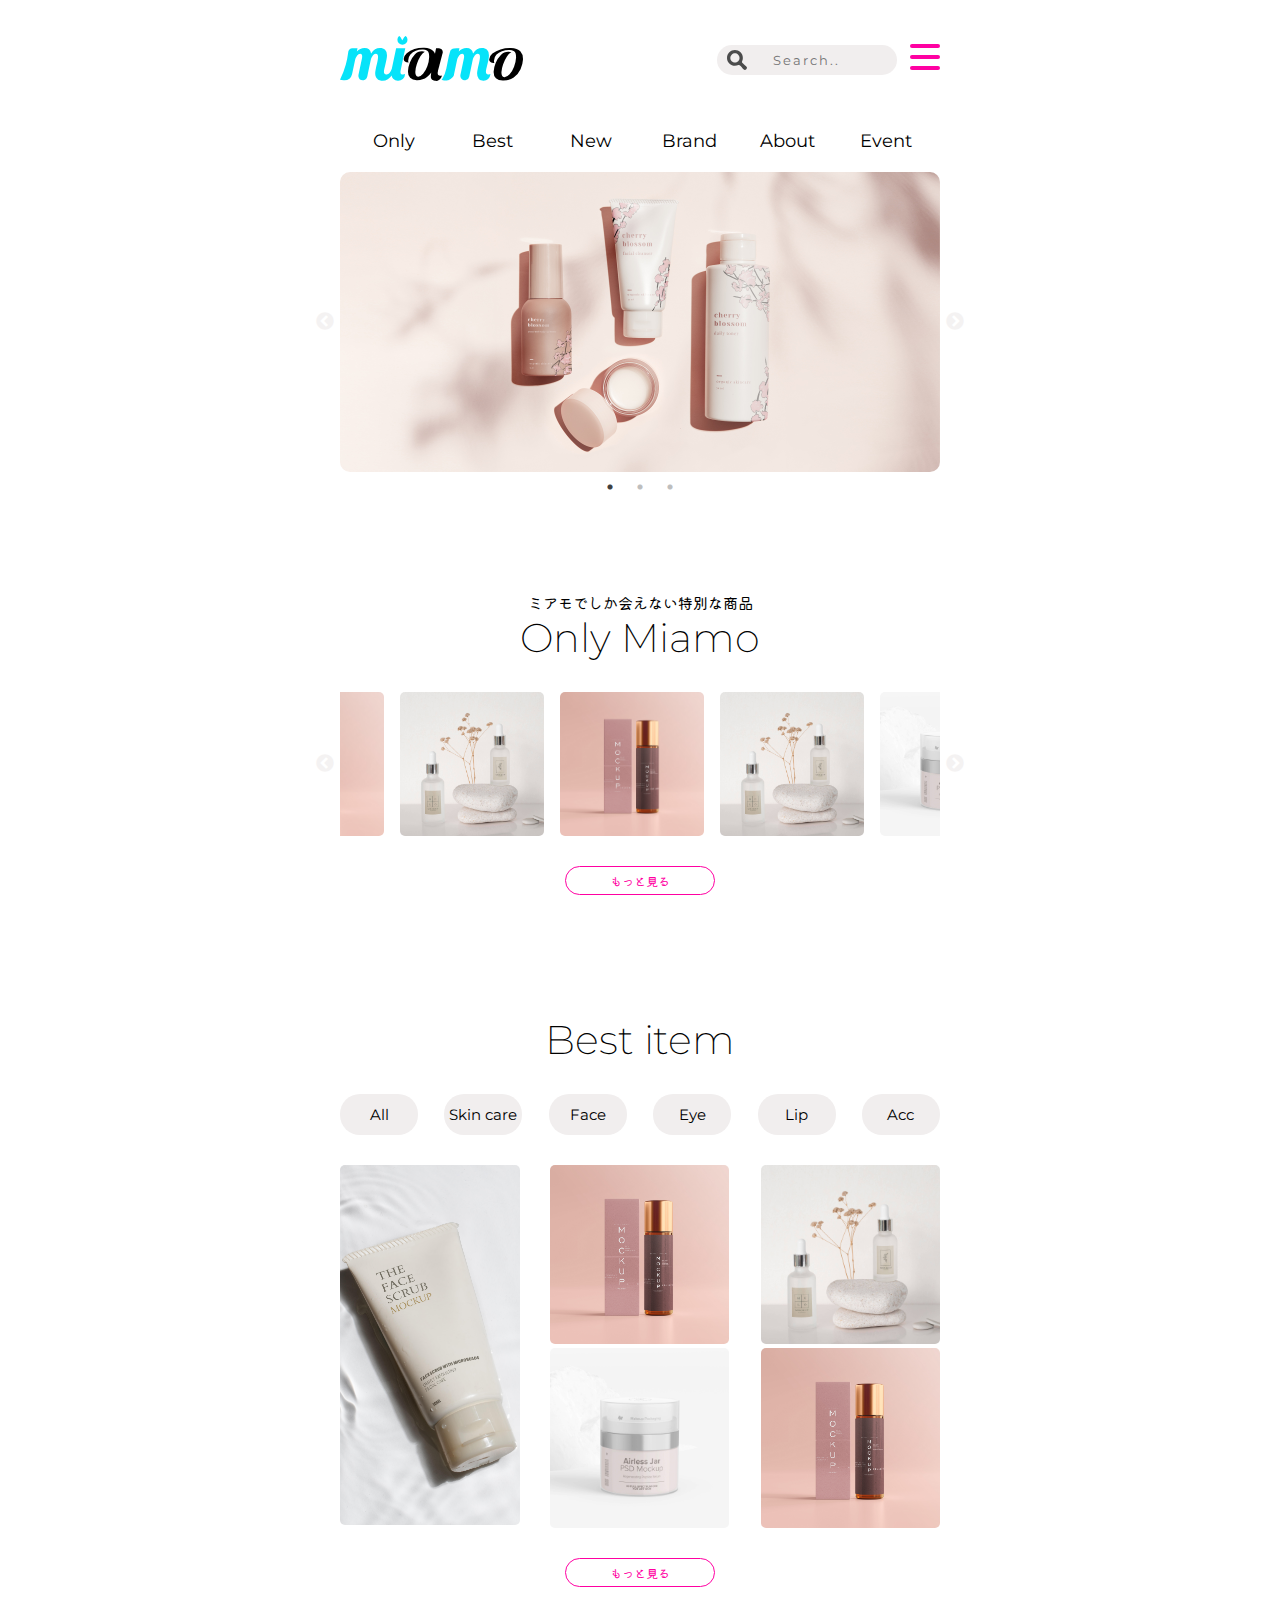
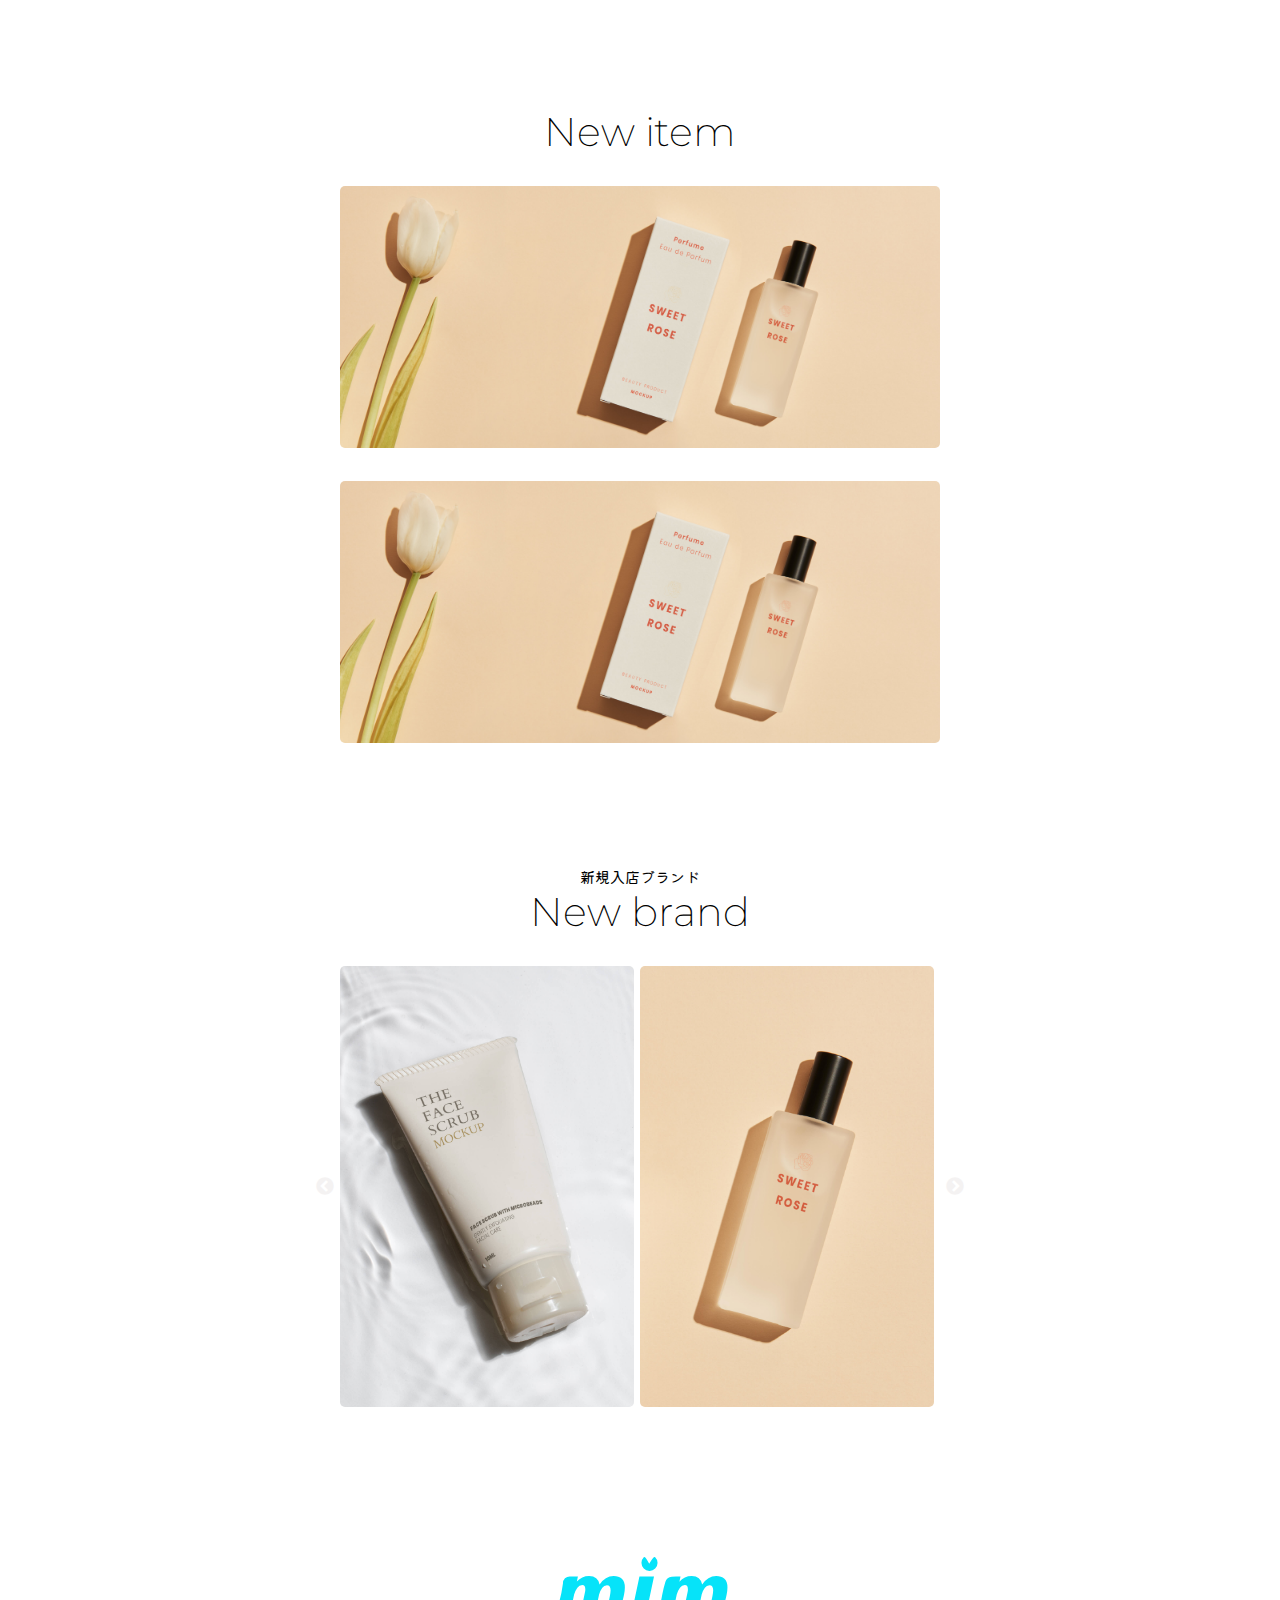
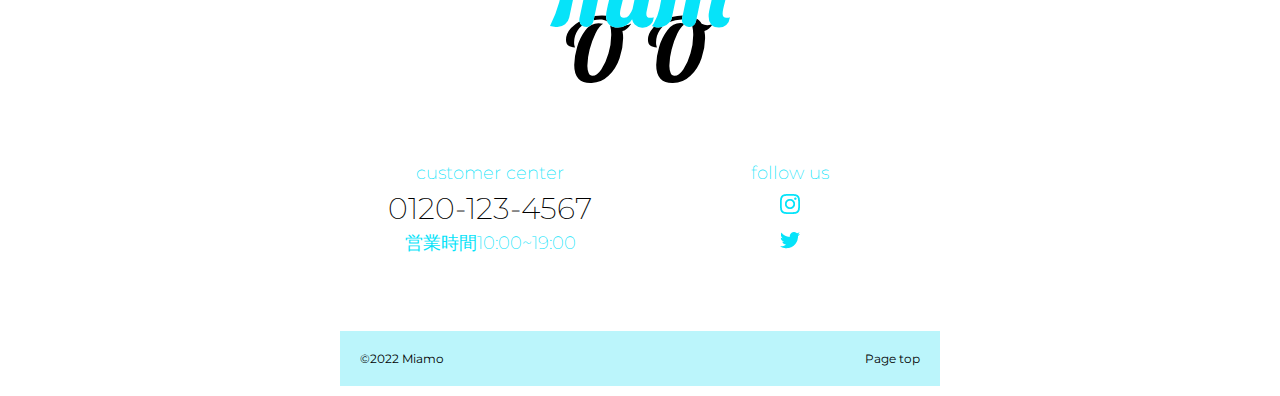
<file: index.html>
<!DOCTYPE html>
<html lang="ja">
  <head>
    <meta charset="UTF-8" />
    <meta name="robots" content="noindex,nofollow" />
    <meta name="viewport" content="width=device-width, initial-scale=1.0" />
    <meta name="description" content="人気コスメセレクトショップMiamo" />
    <meta name="format-detection" content="telephone=no" />
    <meta property="og:title" content="online shop project" />
    <meta
      property="og:image"
      content="https://github.com/litlis01/online-store-project/blob/main/images/og_image.png"
    />
    <link rel="shortcut icon" href="images/favicon.svg" />
    <link rel="stylesheet" href="css/style.css" />
    <link rel="stylesheet" href="css/menu.css" />
    <link rel="preconnect" href="https://fonts.googleapis.com" />
    <link rel="preconnect" href="https://fonts.gstatic.com" crossorigin />
    <link
      href="https://fonts.googleapis.com/css2?family=Kiwi+Maru&family=Montserrat:wght@300;400&display=swap"
      rel="stylesheet"
    />
    <link rel="stylesheet" type="text/css" href="slick/slick.css" />
    <link rel="stylesheet" type="text/css" href="slick/slick-theme.css" />
    <title>あなたのすべての瞬間 Miamo</title>
  </head>
  <body>
    <div class="wrapper">
      <header class="flex">
        <p class="logotype">
          <a href="index.html"><img src="images/logotype.svg" /></a>
        </p>
        <input type="text" id="search" name="dami" placeholder="Search.." />
        <ul class="button">
          <li><span></span></li>
          <li><span></span></li>
          <li><span></span></li>
        </ul>
      </header>
      <div class="menu">
        <nav class="glonav">
          <a href="join.html" id="join">新規登録</a>
          <a href="login.html" id="login">ログイン</a>
          <h2>Categories</h2>
          <ul>
            <li><a href="#">skin care</a></li>
            <li><a href="#">face makeup</a></li>
            <li><a href="#">eye makeup</a></li>
            <li><a href="#">lip makeup</a></li>
            <li><a href="#">body care</a></li>
            <li><a href="#">hair care</a></li>
          </ul>
          <p class="logosymbol">
            <a href="index.html"><img src="images/symbol.svg" /></a>
          </p>
        </nav>
      </div>
      <div>
        <nav class="top-nav">
          <ul class="flex">
            <li><a href="#">Only</a></li>
            <li><a href="#">Best</a></li>
            <li><a href="#">New</a></li>
            <li><a href="#">Brand</a></li>
            <li><a href="#">About</a></li>
            <li><a href="#">Event</a></li>
          </ul>
        </nav>
      </div>
      <main>
        <div class="slider-wrap">
          <div>
            <a href="#"><img src="images/mainimage.jpg" /></a>
          </div>
          <div>
            <a href="survey.html"><img src="images/mainimage2.jpg" /></a>
          </div>
          <div>
            <a href="#"><img src="images/mainimage.jpg" /></a>
          </div>
        </div>
        <div class="main_only">
          <p>ミアモでしか会えない特別な商品</p>
          <h2>Only Miamo</h2>
          <div class="slider center">
            <div>
              <a href="product.html"><img src="images/best01.jpg" /></a>
            </div>
            <div>
              <a href="product.html"><img src="images/best02.jpg" /></a>
            </div>
            <div>
              <a href="product.html"><img src="images/best03.jpg" /></a>
            </div>
            <div>
              <a href="product.html"><img src="images/best01.jpg" /></a>
            </div>
            <div>
              <a href="product.html"><img src="images/best02.jpg" /></a>
            </div>
          </div>
          <div class="btn"><a href="more.html">もっと見る</a></div>
        </div>
        <div class="best_item">
          <h2>Best item</h2>
          <nav class="mid-nav">
            <ul class="flex">
              <li><a href="#">All</a></li>
              <li><a href="#">Skin care</a></li>
              <li><a href="#">Face</a></li>
              <li><a href="#">Eye</a></li>
              <li><a href="#">Lip</a></li>
              <li><a href="#">Acc</a></li>
            </ul>
          </nav>
          <div class="flex">
            <div class="number1">
              <img src="images/best.jpg" />
            </div>
            <div class="number2">
              <img src="images/best01.jpg" />
              <img src="images/best02.jpg" />
              <img src="images/best03.jpg" />
              <img src="images/best01.jpg" />
            </div>
          </div>
          <div class="btn"><a href="more.html">もっと見る</a></div>
        </div>
        <div class="new_item">
          <h2>New item</h2>
          <div>
            <a href="#"><img src="images/newitem.jpg" /></a>
          </div>
          <div>
            <a href="#"><img src="images/newitem.jpg" /></a>
          </div>
        </div>
        <div class="new_brand">
          <p>新規入店ブランド</p>
          <h2>New brand</h2>
          <div class="slider slider2">
            <div>
              <a href="#"><img src="images/newbrand.jpg" /></a>
            </div>
            <div>
              <a href="#"><img src="images/newbrand2.jpg" /></a>
            </div>
            <div>
              <a href="#"><img src="images/newbrand.jpg" /></a>
            </div>
            <div>
              <a href="#"><img src="images/newbrand2.jpg" /></a>
            </div>
          </div>
        </div>
        <div class="lower">
          <div class="logo">
            <a href="index.html"><img src="images/symbol.svg" /></a>
          </div>
          <div class="flex">
            <div class="customer">
              <p>customer center</p>
              <h2>0120-123-4567</h2>
              <p>営業時間10:00~19:00</p>
            </div>
            <div class="sns">
              <p>follow us</p>
              <p>
                <a href="#"><img src="images/instagram.png" /></a>
              </p>
              <p>
                <a href="#"><img src="images/twitter.png" /></a>
              </p>
            </div>
          </div>
        </div>

        <footer class="flex">
          <p>&copy;2022 Miamo</p>
          <p><a href="index.html">Page top</a></p>
        </footer>
      </main>
    </div>

    <script type="text/javascript" src="js/jquery-3.6.0.min.js"></script>
    <script type="text/javascript" src="js/menu.js"></script>
    <script type="text/javascript" src="slick/slick.min.js"></script>
    <script type="text/javascript" src="js/index.js"></script>
  </body>
</html>
</file>
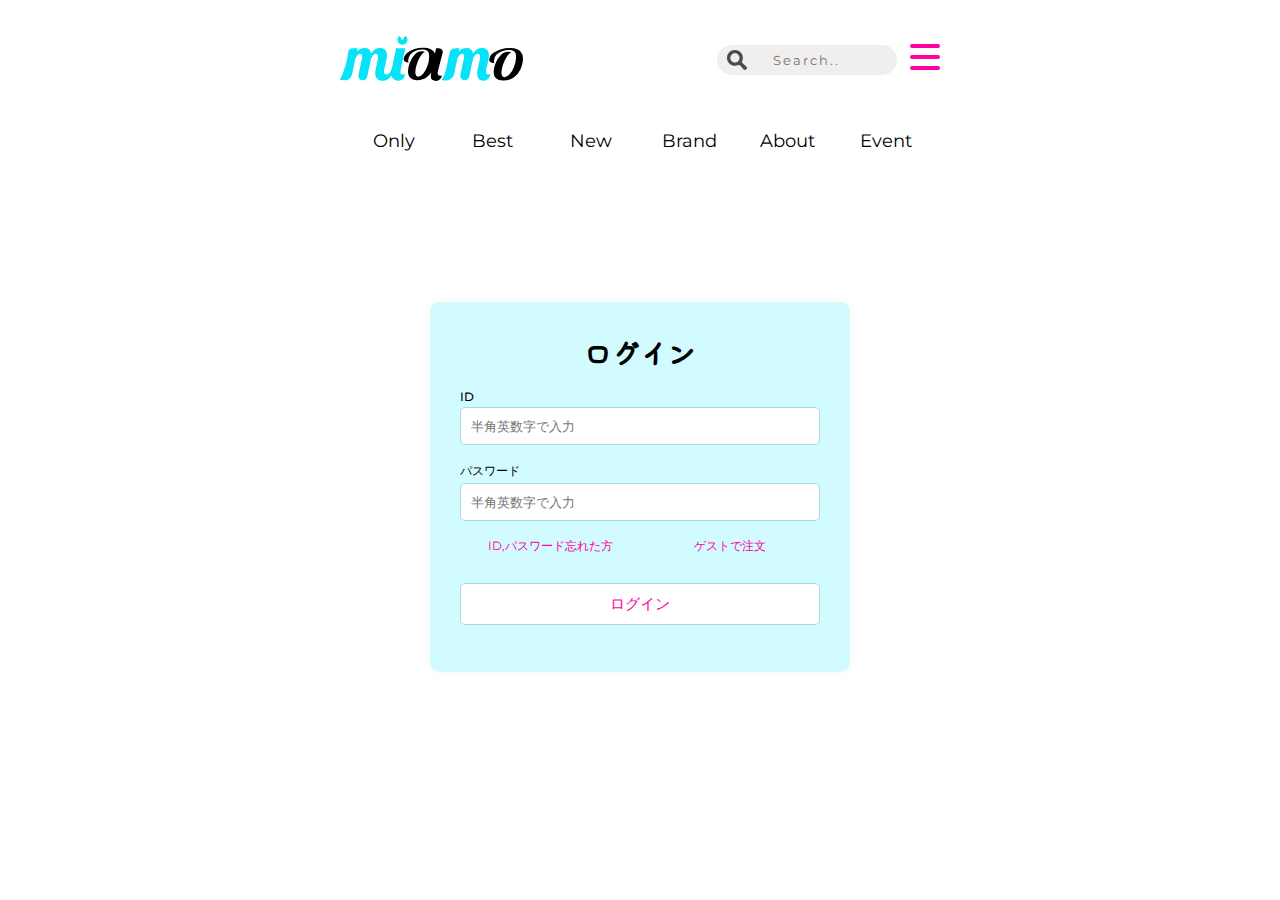
<file: login.html>
<!DOCTYPE html>
<html lang="ja">
<head>
    <meta charset="UTF-8">
    <meta name="robots" content="noindex,nofollow">
    <meta name="viewport" content="width=device-width, initial-scale=1.0">
    <meta name="description" content="人気コスメセレクトショップMiamo">
    <link rel="shortcut icon" href="images/favicon.svg">
    <link rel="stylesheet" href="css/style.css">
    <link rel="stylesheet" href="css/menu.css">
    <link rel="preconnect" href="https://fonts.googleapis.com">
    <link rel="preconnect" href="https://fonts.gstatic.com" crossorigin>
    <link href="https://fonts.googleapis.com/css2?family=Kiwi+Maru&family=Montserrat:wght@300;400&display=swap" rel="stylesheet">
    <link rel="stylesheet" type="text/css" href="slick/slick.css"/>
    <link rel="stylesheet" type="text/css" href="slick/slick-theme.css"/>
    <title>あなたのすべての瞬間 Miamo</title>
</head>
<body id="login_page">
    <div class="wrapper">
        <header class="flex">
            <p class="logotype"><a href="index.html"><img src="images/logotype.svg"></a></p>
            <input type="text" id="search" name="dami" placeholder="Search..">
            <ul class="button">
                <li><span></span></li>
                <li><span></span></li>
                <li><span></span></li>
            </ul>
        </header>
        <div class="menu">
            <nav class="glonav">
                <a href="join.html" id="join">新規登録</a>
                <a href="login.html" id="login">ログイン</a>
                <h2>Categories</h2>
                <ul>
                    <li><a href="#">skin care</a></li>
                    <li><a href="#">face makeup</a></li>
                    <li><a href="#">eye makeup</a></li>
                    <li><a href="#">lip makeup</a></li>
                    <li><a href="#">body care</a></li>
                    <li><a href="#">hair care</a></li>
                </ul>
                <p class="logosymbol"><a href="index.html"><img src="images/symbol.svg"></a></p>
            </nav>
        </div>
        <div>
            <nav class="top-nav">
                <ul class="flex">
                    <li><a href="#">Only</a></li>
                    <li><a href="#">Best</a></li>
                    <li><a href="#">New</a></li>
                    <li><a href="#">Brand</a></li>
                    <li><a href="#">About</a></li>
                    <li><a href="#">Event</a></li>
                </ul>
            </nav>
        </div>
        <div class="formContainer">
            <form action="login.php" method="post">
                <h2>ログイン</h2>
                <div class="uiForm">
                    <div class="formField">
                        <label for="username">ID</label>
                        <input type="text" id="username" name="username" placeholder="半角英数字で入力">
                    </div>
                    <div class="formField">
                        <label for="password">パスワード</label>
                        <input type="text" id="password" name="password" placeholder="半角英数字で入力">
                    </div>
                    <div class="formField2">
                    <a href="#">ID,パスワード忘れた方</a>
                    <a href="#">ゲストで注文</a>
                    </div>
                    <button class="submitBtn">ログイン</button>
                </div>
            </form>
        </div>



    </div>
    <script type="text/javascript" src="js/jquery-3.6.0.min.js"></script>
    <script type="text/javascript" src="js/menu.js"></script>
    <script type="text/javascript" src="slick/slick.min.js"></script>
    <script type="text/javascript" src="js/index.js"></script>
</body>
</html>
</file>
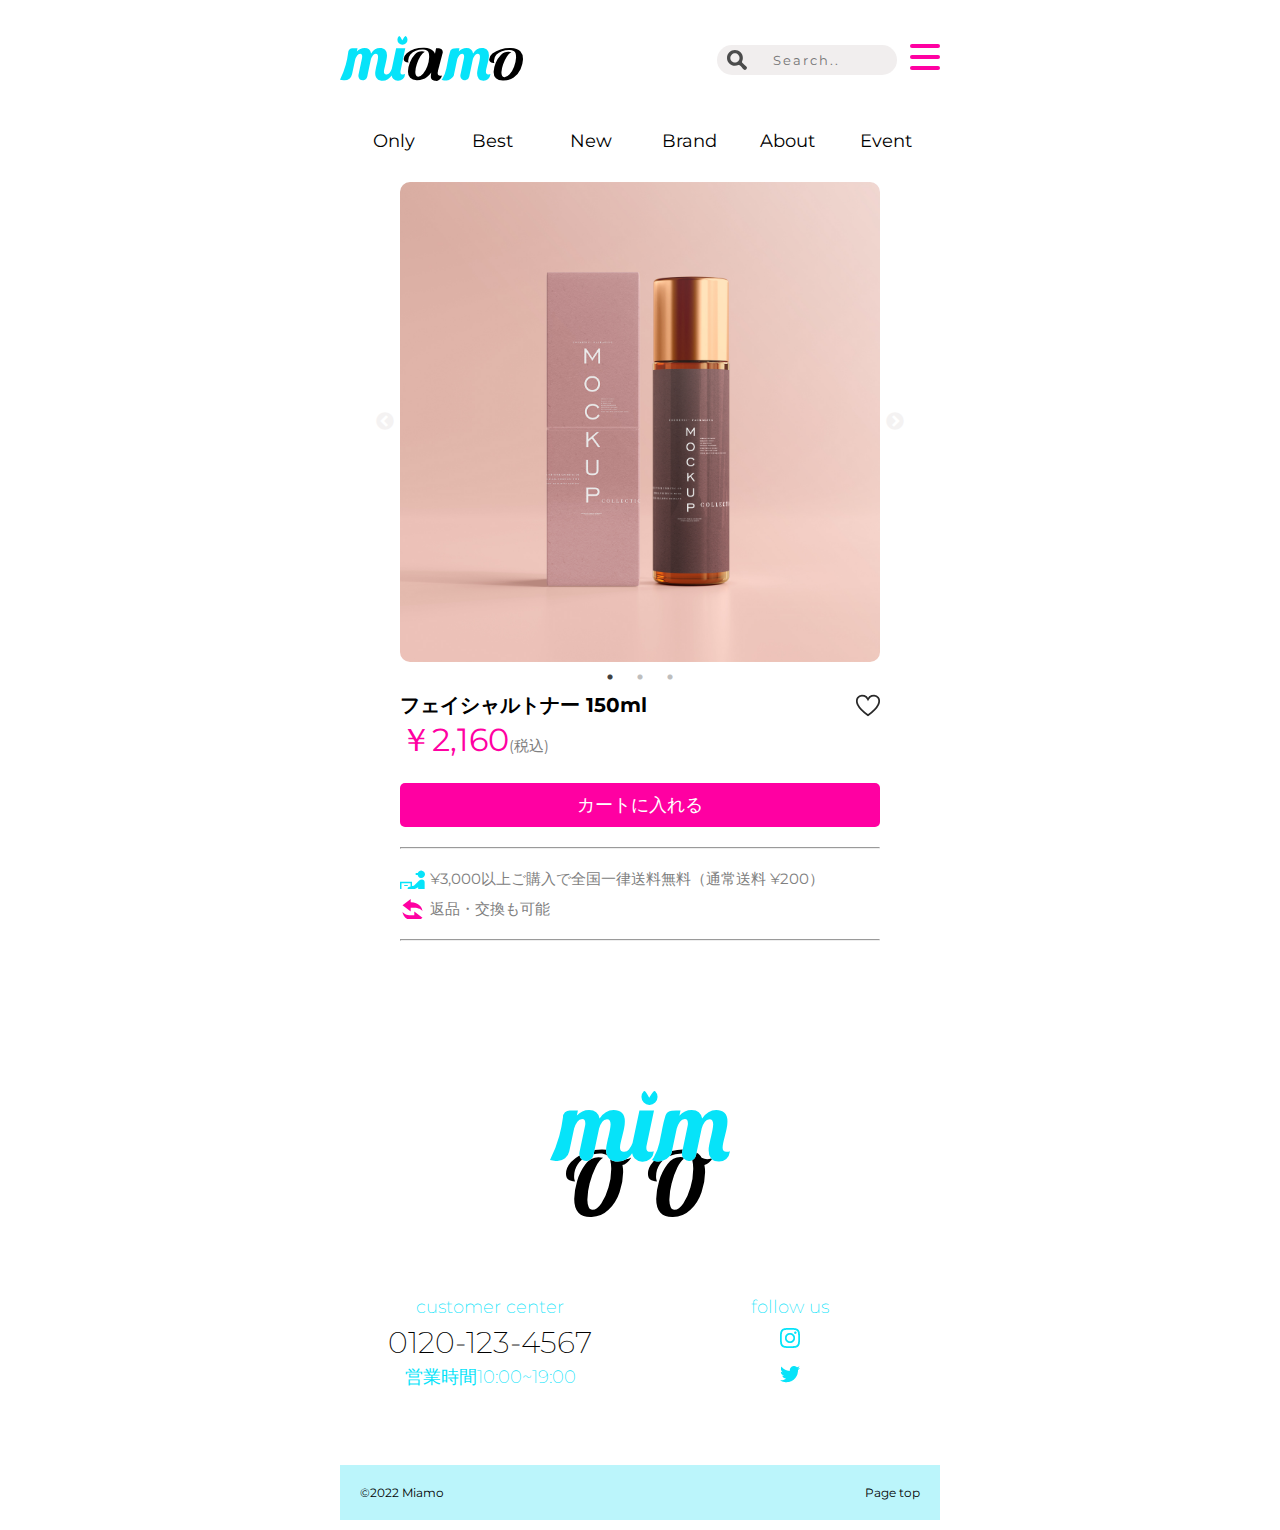
<file: product.html>
<!DOCTYPE html>
<html lang="ja">
<head>
    <meta charset="UTF-8">
    <meta name="robots" content="noindex,nofollow">
    <meta name="viewport" content="width=device-width, initial-scale=1.0">
    <meta name="description" content="人気コスメセレクトショップMiamo">
    <link rel="shortcut icon" href="images/favicon.svg">
    <link rel="stylesheet" href="css/style.css">
    <link rel="stylesheet" href="css/menu.css">
    <link rel="preconnect" href="https://fonts.googleapis.com">
    <link rel="preconnect" href="https://fonts.gstatic.com" crossorigin>
    <link href="https://fonts.googleapis.com/css2?family=Kiwi+Maru&family=Montserrat:wght@300;400&display=swap" rel="stylesheet">
    <link rel="stylesheet" type="text/css" href="slick/slick.css"/>
    <link rel="stylesheet" type="text/css" href="slick/slick-theme.css"/>
    <title>あなたのすべての瞬間 Miamo</title>
</head>
<body>
    <div class="wrapper">
        <header class="flex">
            <p class="logotype"><a href="index.html"><img src="images/logotype.svg"></a></p>
            <input type="text" id="search" name="dami" placeholder="Search..">
            <ul class="button">
                <li><span></span></li>
                <li><span></span></li>
                <li><span></span></li>
            </ul>
        </header>
        <div class="menu">
            <nav class="glonav">
                <a href="join.html" id="join">新規登録</a>
                <a href="login.html" id="login">ログイン</a>
                <h2>Categories</h2>
                <ul>
                    <li><a href="#">skin care</a></li>
                    <li><a href="#">face makeup</a></li>
                    <li><a href="#">eye makeup</a></li>
                    <li><a href="#">lip makeup</a></li>
                    <li><a href="#">body care</a></li>
                    <li><a href="#">hair care</a></li>
                </ul>
                <p class="logosymbol"><a href="index.html"><img src="images/symbol.svg"></a></p>
            </nav>
        </div>
        <div>
            <nav class="top-nav">
                <ul class="flex">
                    <li><a href="#">Only</a></li>
                    <li><a href="#">Best</a></li>
                    <li><a href="#">New</a></li>
                    <li><a href="#">Brand</a></li>
                    <li><a href="#">About</a></li>
                    <li><a href="#">Event</a></li>
                </ul>
            </nav>
        </div>
        <main>
            <article>
                <img class="heart1" src="images/heart1.svg">
                <div class="slider-wrap">
                    <div><img src="images/best01.jpg"></div>
                    <div><img src="images/best01.jpg"></div>
                    <div><img src="images/best01.jpg"></div>
                </div>
                <div class="flex">
                    <h1>フェイシャルトナー 150ml</h1>
                    <img class="icon" src="images/heart.svg">
                </div>
                <p>￥2,160<span>(税込)</span></p>
                <div class="cart">
                    <a href="#">カートに入れる</a>
                </div>
                <hr>
                    <ul class="shipping">
                        <li class="icon01">¥3,000以上ご購入で全国一律送料無料（通常送料 ¥200）</li>
                        <li class="icon02">返品・交換も可能</li>
                    </ul>
                <hr>
        
            </article>
            <div class="lower">
                <div class="logo"><a href="index.html"><img src="images/symbol.svg"></a>
                </div>
                <div class="flex">
                    <div class="customer">
                        <p>customer center</p>
                        <h2>0120-123-4567</h2>
                        <p>営業時間10:00~19:00</p>
                    </div>
                    <div class="sns">
                        <p>follow us</p>
                        <p><a href="#"><img src="images/instagram.png"></a></p>
                        <p><a href="#"><img src="images/twitter.png"></a></p>
                    </div>
                </div>
            </div>

            <footer class="flex">
                <p>&copy;2022 Miamo</p>
                <p><a href="index.html">Page top</a></p>
            </footer>
        </main>
    </div>

    
    <script type="text/javascript" src="js/jquery-3.6.0.min.js"></script>
    <script type="text/javascript" src="js/menu.js"></script>
    <script type="text/javascript" src="slick/slick.min.js"></script>
    <script type="text/javascript" src="js/index.js"></script>
</body>
</html>
</file>
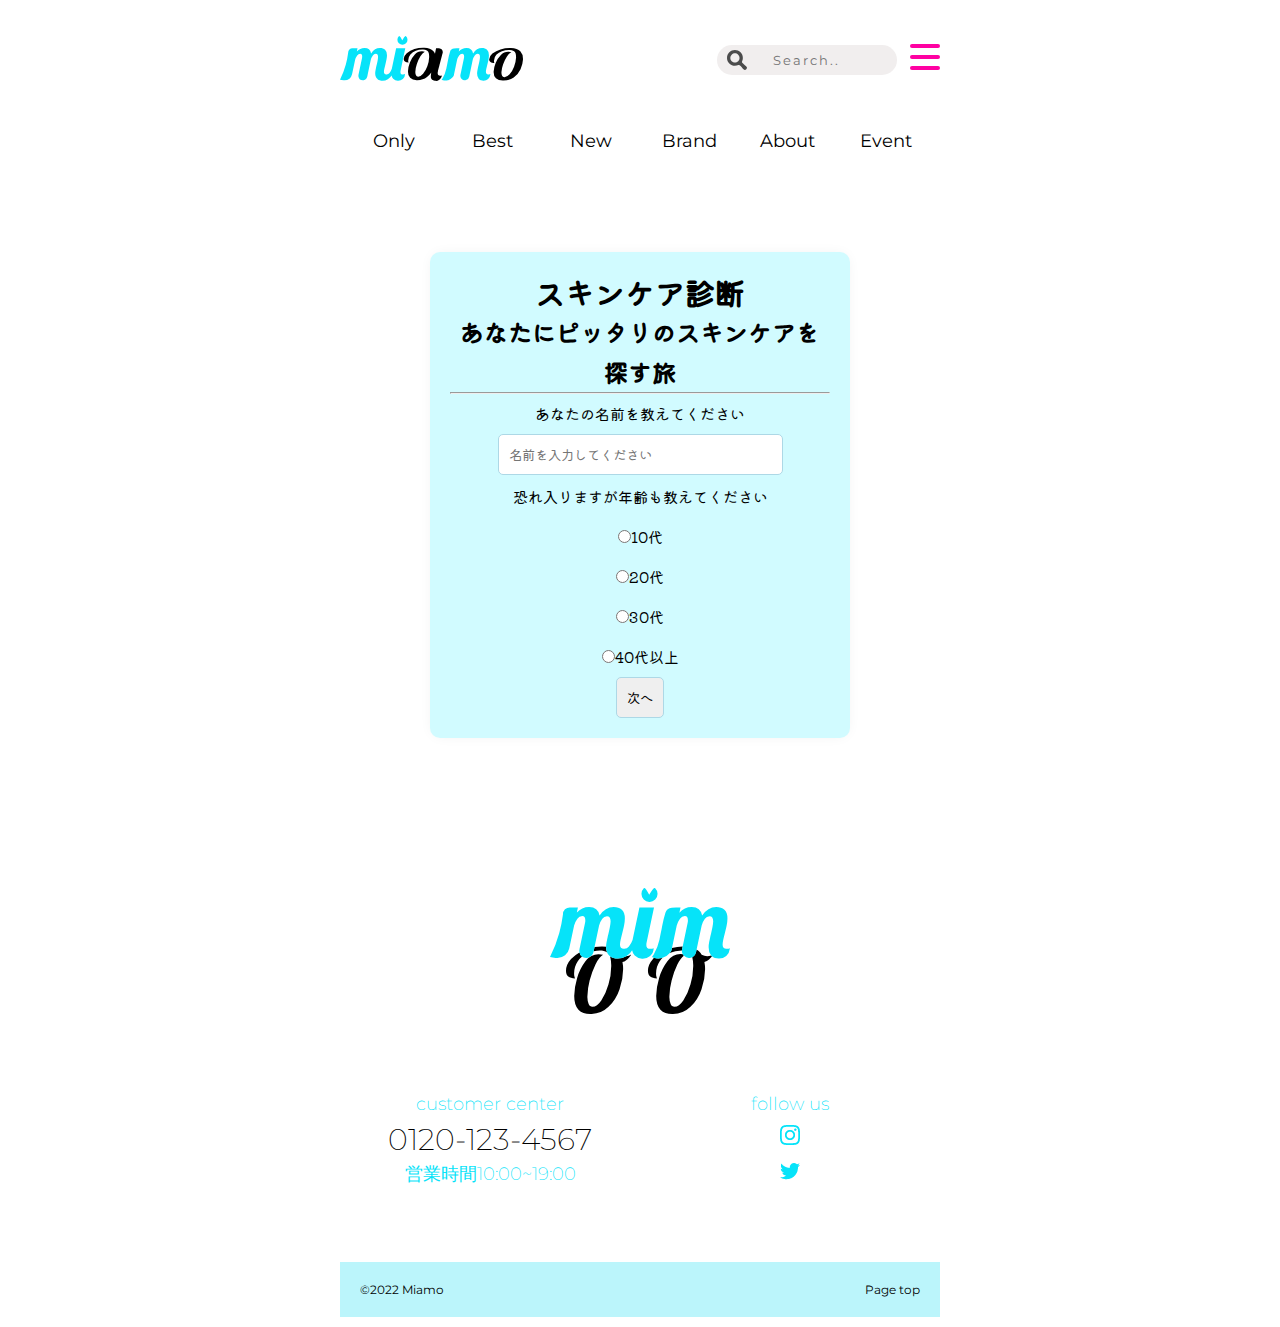
<file: survey.html>
<!DOCTYPE html>
<html lang="ja">
  <head>
    <meta charset="UTF-8" />
    <meta name="viewport" content="width=device-width, initial-scale=1.0" />
    <meta name="description" content="Miamoスキンケア診断" />
    <link rel="stylesheet" href="survey.css" />
    <link rel="shortcut icon" href="images/favicon.svg" />
    <link rel="stylesheet" href="css/style.css" />
    <link rel="stylesheet" href="css/menu.css" />
    <link rel="preconnect" href="https://fonts.googleapis.com" />
    <link rel="preconnect" href="https://fonts.gstatic.com" crossorigin />
    <link
      href="https://fonts.googleapis.com/css2?family=Kiwi+Maru&family=Montserrat:wght@300;400&display=swap"
      rel="stylesheet"
    />
    <title>スキンケア診断</title>
  </head>
  <body>
    <div class="wrapper">
      <header class="flex">
        <p class="logotype">
          <a href="index.html"><img src="images/logotype.svg" /></a>
        </p>
        <input type="text" id="search" name="dami" placeholder="Search.." />
        <ul class="button">
          <li><span></span></li>
          <li><span></span></li>
          <li><span></span></li>
        </ul>
      </header>
      <div class="menu">
        <nav class="glonav">
          <a href="join.html" id="join">新規登録</a>
          <a href="login.html" id="login">ログイン</a>
          <h2>Categories</h2>
          <ul>
            <li><a href="#">skin care</a></li>
            <li><a href="#">face makeup</a></li>
            <li><a href="#">eye makeup</a></li>
            <li><a href="#">lip makeup</a></li>
            <li><a href="#">body care</a></li>
            <li><a href="#">hair care</a></li>
          </ul>
          <p class="logosymbol">
            <a href="index.html"><img src="images/symbol.svg" /></a>
          </p>
        </nav>
      </div>
      <div>
        <nav class="top-nav">
          <ul class="flex">
            <li><a href="#">Only</a></li>
            <li><a href="#">Best</a></li>
            <li><a href="#">New</a></li>
            <li><a href="#">Brand</a></li>
            <li><a href="#">About</a></li>
            <li><a href="#">Event</a></li>
          </ul>
        </nav>
      </div>
      <div class="container">
        <form action="2.php" method="post">
          <h1>スキンケア診断</h1>
          <h2>あなたにピッタリのスキンケアを探す旅</h2>
          <hr />
          <p>あなたの名前を教えてください</p>
          <input
            type="text"
            name="username"
            placeholder="名前を入力してください"
          />
          <p>恐れ入りますが年齢も教えてください</p>
          <p><input type="radio" name="userage" value="1" />10代</p>
          <p><input type="radio" name="userage" value="2" />20代</p>
          <p><input type="radio" name="userage" value="3" />30代</p>
          <p><input type="radio" name="userage" value="4" />40代以上</p>
          <p><input type="submit" value="次へ" /></p>
        </form>
      </div>
      <div class="lower">
        <div class="logo">
          <a href="index.html"><img src="images/symbol.svg" /></a>
        </div>
        <div class="flex">
          <div class="customer">
            <p>customer center</p>
            <h2>0120-123-4567</h2>
            <p>営業時間10:00~19:00</p>
          </div>
          <div class="sns">
            <p>follow us</p>
            <p>
              <a href="#"><img src="images/instagram.png" /></a>
            </p>
            <p>
              <a href="#"><img src="images/twitter.png" /></a>
            </p>
          </div>
        </div>
      </div>
      <footer class="flex">
        <p>&copy;2022 Miamo</p>
        <p><a href="index.html">Page top</a></p>
      </footer>
    </div>
    <script type="text/javascript" src="js/jquery-3.6.0.min.js"></script>
    <script type="text/javascript" src="js/menu.js"></script>
    <script type="text/javascript" src="slick/slick.min.js"></script>
    <script type="text/javascript" src="js/index.js"></script>
  </body>
</html>
</file>
<file: css/style.css>
@charset "UTF-8";


* {
    margin: 0;
    padding: 0;
    font-family: 'Montserrat', sans-serif;
    list-style: none;
    text-decoration: none;
    box-sizing: border-box;
}

html {
    font-size: 62.5%;
}

.flex {
    display: flex;
    justify-content: space-between;
    align-content: space-between;
}

.wrapper {
    max-width: 620px;
    margin: 0 auto;
    padding: 10px;
}

header {
    height: 100px;
    align-items: center;
}

.logotype {
    width: 30.5%;
}

header input {
    transform: translateX(50%);
    text-align: center;
    letter-spacing: 2px;
    width: 30%;
    padding: 7px;
    border: none;
    background-color: #F1EEEE;
    border-radius: 20px;
    background-image: url(../images/search.svg);
    background-repeat: no-repeat;
    background-position: left;
    background-size: 20px;
    background-position-x: 10px;
    text-decoration-line: none;
}


header input:focus {
    outline: none;
}

.top-nav {
    margin: 20px 5px;
}
.top-nav ul {
    width: 100%;
}

.top-nav ul li {
    width: 18%;
    text-align: center;
}

.top-nav ul li a {
    display: block;
    color: black;
    font-size: 18px;
}

.glonav {
    position: relative;
}


.glonav a#join, a#login {
    font-family: 'Kiwi Maru', serif;
    display: block;
    width: 130px;
    height: 35px;
    font-size: 20px;
    text-align: center;
    color: black;
    border: none;
    border-radius: 20px;
    background-color: white;
    box-shadow: 0 0 6px #06e5f92e;
}

.glonav #login {
    z-index: 3;
    position: absolute;
    top: 65px;
    left: 50%;
    transform: translate(-50%, 0);
}

.glonav #join {
    z-index: 3;
    position: absolute;
    top: 120px;
    left: 50%;
    transform: translate(-50%, 0);
}

.glonav h2 {
    position: absolute;
    top: 200px;
    left: 50%;
    transform: translate(-50%, 0);
    font-size: 24px;
}

.glonav ul {
    position: absolute;
    top: 250px;
    left: 50%;
    transform: translate(-50%, 0);
    font-size: 20px;
}

.glonav ul li a {
    display: block;
    color: black;
    line-height: 40px;
}

.glonav p.logosymbol {
    width: 45%;
    position: absolute;
    bottom: 5%;
    left: 50%;
    transform: translate(-50%, 0);
}



main div.slider-wrap img{
    width: 100%;
    border-radius: 10px;
}

main div.main_only, 
div.best_item h2, 
div.new_item h2, 
div.new_brand h2 {
    width: 100%;
    text-align: center;
}

main div.main_only p, div.new_brand p {
    font-family: 'Kiwi Maru', serif;
    font-size: 15px;
    margin-top: 120px;

}

main div.main_only h2, 
div.best_item h2, 
div.new_item h2, 
div.new_brand h2 {
    font-size: 40px;
    font-weight: 200;
    margin-bottom: 30px;
}

.center {
    width: 100%;
}

.center div a img {
    width: 90%;
    border-radius: 5px;
}

.btn {
    margin: 30px auto;
    width: 25%;
    background-color: white;
    border: 1px solid #FF00A2;
    border-radius: 20px;
}

div.best_item {
    margin-top: 120px;
}

.mid-nav ul {
    width: 100%;
    margin-bottom: 30px;
}

.mid-nav ul li {
    width: 13%;
    text-align: center;
    background-color: #F1EEEE;
    border-radius: 20px;
    padding: 11px 2px;
    transition-duration: 0.5;
}

.mid-nav ul li a {
    display: block;
    color: black;
    font-size: 15px;
}

.mid-nav ul li:hover {
    background-color: #D1FBFF;
}

div.number1 {
    width: 30%;
}

div.number1 img{
    width: 100%;
    border-radius: 5px;
    -webkit-border-radius: 5px;
}

div.number2 {
    width: calc(100% - 210px);
    display: flex;
    flex-wrap: wrap;
    justify-content: space-between;
    align-content: space-between;
}

div.number2 img {
    width: 46%;
    border-radius: 5px;
}


div.new_item h2 {
    margin-top: 120px;
}


div.new_item img {
    width: 100%;
    margin-bottom: 30px;
    border-radius: 5px;
}

div.new_brand p {
    font-family: 'Kiwi Maru', serif;
    font-size: 15px;
    text-align: center;
    margin-top: 90px;
}

div.new_brand {
    width: 100%;
}

div.new_brand img {
    width: 98%;
    margin-right: 10px;
    border-radius: 5px;
}

div.lower div.logo {
    width: 30%;
    margin: 0 auto;
    margin-top: 150px;
    margin-bottom: 70px;
}

.customer {
    width: 50%;
    margin: 0 auto;
    text-align: center;
    line-height: 35px;
}

.customer p, .sns p {
    color: #06E3F9;
    font-size: 18px;
    font-weight: 200;
}

.customer h2 {
    font-size: 30px;
    font-weight: 200;
}

.sns {
    width: 50%;
    margin: 0 auto;
    text-align: center;
    line-height: 35px;
}

/* product.html */

article {
    width: 80%;
    margin: 30px auto;
    position: relative;
}


article h1 {
    width: 100%;
    font-size: 20px;
}

article p {
    font-size: 32px;
    color: #FF00A2;
}

article p span {
    font-size: 15px;
    color: gray;
}

.icon {
    width: 5%;
}


.heart1 {
    width: 50%;
    position: absolute;
    z-index: 2;
    top: 50%;
    left: 50%;
    transform: translate(-50%, -100%);
    opacity: 0;
}

.cart {
    margin: 20px 0;
    width: 100%;
    font-size: 18px;
    text-align: center;
    border-radius: 5px;
    background-color: #FF00A2;
    padding: 10px;
}

.cart a {
    display: block;
    color: white;

}

.shipping {
    width: 100%;
    padding: 20px 0;
}

.shipping li {
    font-size: 15px;
    color: gray;
    padding-left: 30px;
    margin-bottom: 10px;
}

.shipping li:last-child {
    margin-bottom: 0;
}

.icon01 {
    background-image: url("../images/icon.svg");
    background-repeat: no-repeat;
    background-size: 25px;
}

.icon02 {
    background-image: url("../images/icon2.svg");
    background-repeat: no-repeat;
    background-size: 25px;
}

footer {
    margin-top: 70px;
    width: 100%;
    background-color: #BBF5FB;
}

footer p {
    font-size: 12px;
    padding: 20px;
}

footer p a {
    color: black;
}

.btn a {
    padding: 5px;
    display: block;
    font-family: 'Kiwi Maru', serif;
    color: #FF00A2;
    font-size: 12px;
    text-align: center;
}

div.formContainer {
    width: 100%;
    height: 70vh;
    display: flex;
    justify-content: center;
    align-items: center;
}

div.formContainer h2 {
    font-family: 'Kiwi Maru', serif;
    font-size: 28px;
    text-align: center;
}

div.formContainer form{
    background-color:#D1FBFF;
    width: 70%;
    padding: 30px;
    border-radius: 10px;
    box-shadow: 0px 0px 15px -5px #e7e8e8;
}

.uiForm {
    display: flex;
    flex-direction: column;
    align-items: center;
    justify-content: space-evenly;
    height: 270px;
}

.formField {
    display: flex;
    flex-direction: column;
    width: 100%;
}

.formField input {
    border: 1px solid lightblue;
    padding: 10px;
    border-radius: 5px;
}

.formField input:focus {
    outline: none;
}

.formField label {
    font-size: 12px;
    font-weight: 500;
    margin-bottom: 3px;
}

.formField2 {
    display: flex;
    justify-content: space-between;
    align-content: space-between;
    width: 100%;
}

.formField2 a {
    color: #FF00A2;
    width: 50%;
    text-align: center;
    font-size: 12px;
}

.submitBtn {
    background-color: white;
    width: 100%;
    margin-top: 10px;
    border: 1px solid lightblue;
    border-radius: 5px;
    padding: 10px 30px;
    color: #FF00A2;
    font-size: 15px;
    cursor: pointer;
}



@media screen and (max-width: 450px) {

    header input {
        display: none;
    }

    .top-nav {
        margin: 10px 0;
    }
    
    .top-nav ul {
        flex-wrap: wrap;
    }

    .top-nav ul li {
        width: 32%;
        padding: 10px;
    }

    main div.main_only h2, 
    div.best_item h2, 
    div.new_item h2, 
    div.new_brand h2 {
        font-size: 24px;
        margin-bottom: 30px;
        }

    main div.main_only p, 
    div.new_brand p {
        font-size: 12px;
        margin-top: 60px;
    }

    div.main_only div.slider div img {
        width: 90%;
    }

    div.best_item {
        margin-top: 60px;
    }

    div.number1 {
        display: none;
    }

    div.number2 {
        width: 100%;
    }

    div.number2 img {
        width: 50%;
        padding: 10px;
        border-radius: 5px;
    }

    div.new_item img{
        margin-bottom: 10px;
    }

    div.new_item h2 {
        margin-top: 60px;
    }

    .customer p, .sns p {
        font-size: 14px;
    }

    .customer h2{
        font-size: 20px;
    }

    div.lower div.logo{
        margin-top: 50px;
        margin-bottom: 30px;
    }

    footer {
        margin-top: 50px;
    }

    div.formContainer form {
        width: 90%;
    }
}
</file>
<file: css/menu.css>
@charset "utf-8";


ul.button {
    z-index: 3;
}

ul.button li span {
    display: block;
    width: 30px;
    height: 4px;
    margin-bottom: 7px;
    background-color: #FF00A2;
    transition: 0.5s;
    border-radius: 5px;
}

ul.button li {
    font-size: 1.2rem;
    color: #FF00A2;
    font-weight: 500;
    text-align: center;
}


ul.button.active li:nth-child(1) span {
    transform: rotate(45deg) translate(7px, 8px);
}

ul.button.active li:nth-child(3) span {
    transform: rotate(-45deg) translate(8px, -9px);
}

ul.button.active li:nth-child(2) span {
    opacity: 0;
} 



nav.glonav {
    position: absolute;
    top: 0;
    left: 0;
    width: 25%;
    height: 100vh;
    background-color: #D1FBFF;
    z-index: 5;
    line-height: 3rem;
    justify-content: center;
    align-items: center;
    transform: translateX(-100%);
    transition: 0.5s;
    border-radius: 0 50px 50px 0;
}

nav.glonav.active {
    transform: translateX(0);
    animation: sample1 0.5s ease-in-out;
}

@media screen and (max-width: 450px) {
    nav.glonav {
        transform: translateY(-100%);
    }

    nav.glonav.active {
        transform: translateY(0);
    }

    nav.glonav {
        width: 100%;
        border-radius: 0;
    }

    ul.button {
        z-index: 10;
    }
}
</file>
<file: survey.css>
@charset "utf-8";

body {
    font-family: 'Montserrat', sans-serif;
}

#search {
    font-family: 'Montserrat', sans-serif;
}

.container {
    width: 100%;
    margin-top: 100px;
    display: flex;
    flex-direction: column;
    justify-content: center;
    align-items: center;
}

.result{
    width: 600px;
    line-height: 40px;
    background-color: #D1FBFF;
    margin-bottom: 50px;
    border-radius: 10px;
    -moz-box-shadow: 0px -4px 24px -5px rgba(189, 199, 199, 0.79);
    -webkit-box-shadow: 0px -4px 24px -5px rgba(189, 199, 199, 0.79);
    -ms-box-shadow: 0px -4px 24px -5px rgba(189, 199, 199, 0.79);
    box-shadow: 0px -4px 24px -5px rgba(189, 199, 199, 0.79);
    text-align: center;
    padding: 20px;
}

form {
    padding: 20px;
    width: 70%;
    line-height: 40px;
    background-color: #D1FBFF;
    border-radius: 10px;
    box-shadow: 0px 0px 15px -5px #e7e8e8;
    text-align: center;
}

form h1, .result h1{
    font-size: 30px;
    font-family: 'Kiwi Maru', serif;
}

form h2, .result h2 {
    font-size: 24px;
    font-family: 'Kiwi Maru', serif;
}

form h3, .result h3 {
    font-size: 15px;
    font-family: 'Kiwi Maru', serif;

}

.result h3 {
    color: #FF00A2;
}

form p, .result p {
    font-size: 15px;
    font-family: 'Kiwi Maru', serif;

}
input{
    padding: 10px;
    border-radius: 5px;
    border: 1px solid lightblue;
    font-family: 'Kiwi Maru', serif;
}

.homebtn a {
    color: black;
    text-decoration: none;
    font-family: 'Kiwi Maru', serif;

}

@media screen and (max-width: 450px) {
    .container {
        max-width: 350px;
        width: 100%;
        padding: 10px;
        margin: 50px auto;
    }

    form {
        width: 100%;
    }

    form h1, .result h1{
        font-size: 20px;
    }

    form h2, .result h2 {
        font-size: 18px;
    }

    form h3, .result h3 {
        font-size: 12px;
    }

    form p, .result p {
        font-size: 12px;    
    }

    .result {
        max-width: 350px;
    }
}
</file>
